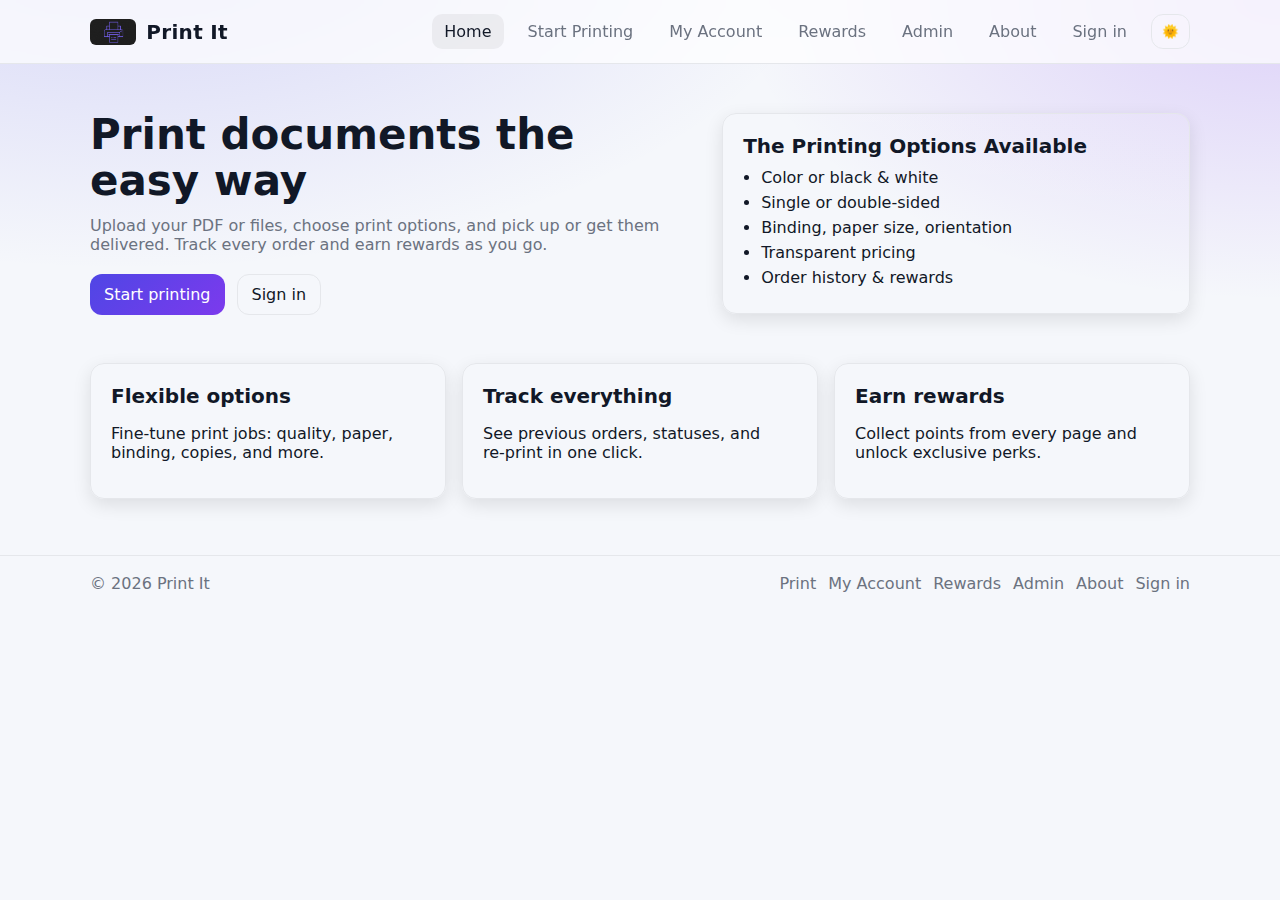
<file: index.html>
<!doctype html>
<html lang="en">
  <head>
    <meta charset="utf-8" />
    <meta name="viewport" content="width=device-width, initial-scale=1" />
    <title>Print It — Fast, Reliable Online Printing</title>
    <meta name="description" content="Upload PDFs or documents and customize print options: color, black & white, single or double-sided, binding, and more. Track order history and earn rewards." />
    <link rel="stylesheet" href="styles.css" />
    <link rel="icon" type="image/png" href="logo.png" />
    <script src="app.js" defer></script>
  </head>
  <body data-page="home">
    <header class="site-header">
      <div class="container header-inner">
        <a class="brand" href="index.html">
          <img src="logo.png" alt="Print It logo" class="brand-logo" onerror="this.style.display='none'" />
          <span class="brand-text">Print It</span>
        </a>
        <nav class="nav">
          <a href="index.html" class="nav-link active">Home</a>
          <a href="options.html" class="nav-link">Start Printing</a>
          <a href="user.html" class="nav-link">My Account</a>
          <a href="rewards.html" class="nav-link">Rewards</a>
          <a href="admin.html" class="nav-link">Admin</a>
          <a href="about.html" class="nav-link">About</a>
          <a href="login.html" class="nav-link" id="navAuthLink">Sign in</a>
          <button class="btn theme-toggle" id="themeToggle" title="Toggle theme">🌓</button>
        </nav>
      </div>
    </header>

    <main>
      <section class="hero">
        <div class="container hero-inner">
          <div class="hero-copy">
            <h1>Print documents the easy way</h1>
            <p class="subtitle">Upload your PDF or files, choose print options, and pick up or get them delivered. Track every order and earn rewards as you go.</p>
            <div class="hero-actions">
              <a class="btn btn-primary" href="options.html">Start printing</a>
              <a class="btn btn-ghost" href="login.html" id="heroAuthLink">Sign in</a>
            </div>
          </div>
          <div class="hero-card card">
            <h3 class="card-title">The Printing Options Available</h3>
            <ul class="checklist">
              <li>Color or black & white</li>
              <li>Single or double-sided</li>
              <li>Binding, paper size, orientation</li>
              <li>Transparent pricing</li>
              <li>Order history & rewards</li>
            </ul>
          </div>
        </div>
      </section>

      <section class="features container">
        <div class="grid-3">
          <div class="card">
            <h3 class="card-title">Flexible options</h3>
            <p>Fine‑tune print jobs: quality, paper, binding, copies, and more.</p>
          </div>
          <div class="card">
            <h3 class="card-title">Track everything</h3>
            <p>See previous orders, statuses, and re‑print in one click.</p>
          </div>
          <div class="card">
            <h3 class="card-title">Earn rewards</h3>
            <p>Collect points from every page and unlock exclusive perks.</p>
          </div>
        </div>
      </section>
    </main>

    <footer class="site-footer">
      <div class="container footer-inner">
        <div>© <span id="year"></span> Print It</div>
        <div class="footer-links">
          <a href="options.html">Print</a>
          <a href="user.html">My Account</a>
          <a href="rewards.html">Rewards</a>
          <a href="admin.html">Admin</a>
          <a href="about.html">About</a>
          <a href="login.html" id="footerAuthLink">Sign in</a>
        </div>
      </div>
    </footer>
  </body>
  </html>
</file>
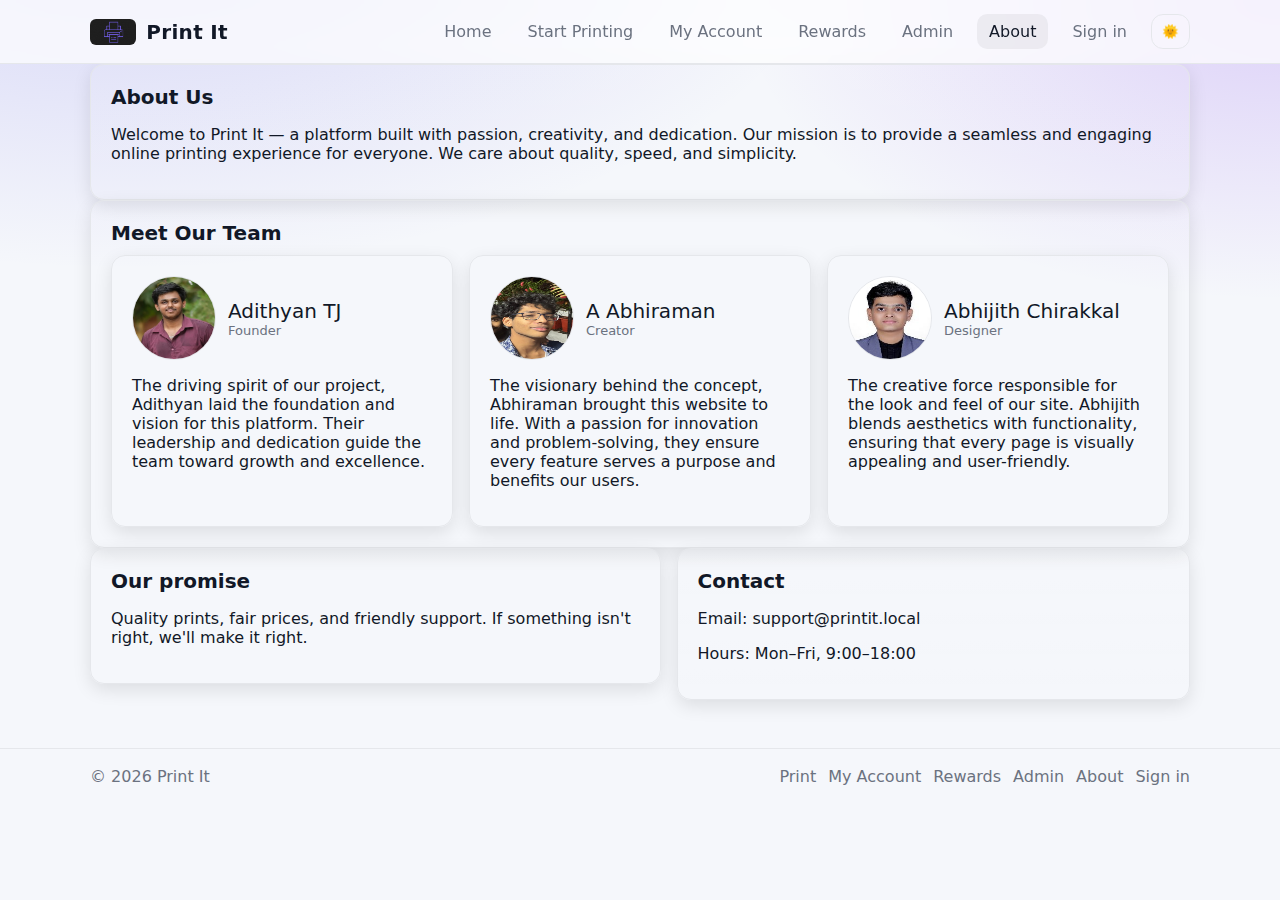
<file: about.html>
<!doctype html>
<html lang="en">
  <head>
    <meta charset="utf-8" />
    <meta name="viewport" content="width=device-width, initial-scale=1" />
    <title>About — Print It</title>
    <meta name="description" content="Learn about Print It: our mission, quality promise, and how to reach us." />
    <link rel="stylesheet" href="styles.css" />
    <link rel="icon" type="image/png" href="logo.png" />
    <script src="app.js" defer></script>
  </head>
  <body data-page="about">
    <header class="site-header">
      <div class="container header-inner">
        <a class="brand" href="index.html">
          <img src="logo.png" alt="Print It logo" class="brand-logo" onerror="this.style.display='none'" />
          <span class="brand-text">Print It</span>
        </a>
        <nav class="nav">
          <a href="index.html" class="nav-link">Home</a>
          <a href="options.html" class="nav-link">Start Printing</a>
          <a href="user.html" class="nav-link">My Account</a>
          <a href="rewards.html" class="nav-link">Rewards</a>
          <a href="admin.html" class="nav-link">Admin</a>
          <a href="about.html" class="nav-link active">About</a>
          <a href="login.html" class="nav-link" id="navAuthLink">Sign in</a>
          <button class="btn theme-toggle" id="themeToggle" title="Toggle theme">🌓</button>
        </nav>
      </div>
    </header>

    <main class="container">
      <section class="card">
        <h1 class="card-title">About Us</h1>
        <p>Welcome to Print It — a platform built with passion, creativity, and dedication. Our mission is to provide a seamless and engaging online printing experience for everyone. We care about quality, speed, and simplicity.</p>
      </section>

      <section class="card">
        <h2 class="card-title">Meet Our Team</h2>
        <div class="team-grid">
          <div class="team-card card subtle">
            <header>
              <img class="avatar" src="adithyan.jpg" alt="Photo of Adithyan TJ" onerror="this.src='logo.png'" />
              <div>
                <div class="card-title" style="margin:0">Adithyan TJ</div>
                <div class="role">Founder</div>
              </div>
            </header>
            <p>The driving spirit of our project, Adithyan laid the foundation and vision for this platform. Their leadership and dedication guide the team toward growth and excellence.</p>
          </div>

          <div class="team-card card subtle">
            <header>
              <img class="avatar" src="abhiraman.jpg" alt="Photo of A Abhiraman" onerror="this.src='logo.png'" />
              <div>
                <div class="card-title" style="margin:0">A Abhiraman</div>
                <div class="role">Creator</div>
              </div>
            </header>
            <p>The visionary behind the concept, Abhiraman brought this website to life. With a passion for innovation and problem-solving, they ensure every feature serves a purpose and benefits our users.</p>
          </div>

          <div class="team-card card subtle">
            <header>
              <img class="avatar" src="abhijith.jpg" alt="Photo of Abhijith Chirakkal" onerror="this.src='logo.png'" />
              <div>
                <div class="card-title" style="margin:0">Abhijith Chirakkal</div>
                <div class="role">Designer</div>
              </div>
            </header>
            <p>The creative force responsible for the look and feel of our site. Abhijith blends aesthetics with functionality, ensuring that every page is visually appealing and user-friendly.</p>
          </div>
        </div>
      </section>

      <section class="grid-2">
        <div class="card">
          <h2 class="card-title">Our promise</h2>
          <p>Quality prints, fair prices, and friendly support. If something isn't right, we'll make it right.</p>
        </div>
        <div class="card">
          <h2 class="card-title">Contact</h2>
          <p>Email: support@printit.local</p>
          <p>Hours: Mon–Fri, 9:00–18:00</p>
        </div>
      </section>
    </main>

    <footer class="site-footer">
      <div class="container footer-inner">
        <div>© <span id="year"></span> Print It</div>
        <div class="footer-links">
          <a href="options.html">Print</a>
          <a href="user.html">My Account</a>
          <a href="rewards.html">Rewards</a>
          <a href="admin.html">Admin</a>
          <a href="about.html">About</a>
          <a href="login.html" id="footerAuthLink">Sign in</a>
        </div>
      </div>
    </footer>
  </body>
  </html>
</file>
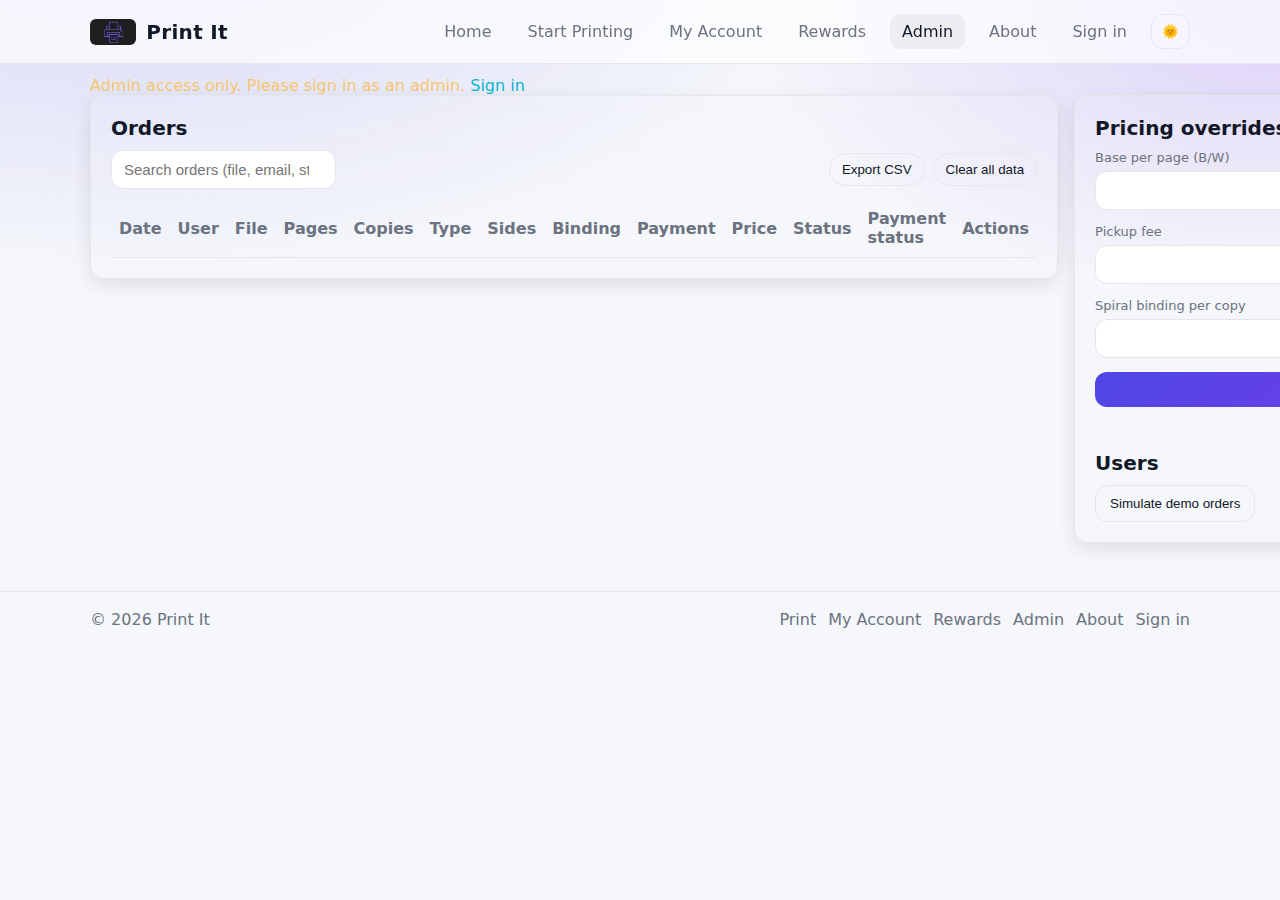
<file: admin.html>
<!doctype html>
<html lang="en">
  <head>
    <meta charset="utf-8" />
    <meta name="viewport" content="width=device-width, initial-scale=1" />
    <title>Admin — Print It</title>
    <meta name="description" content="Administration: manage orders, users, and pricing." />
    <link rel="stylesheet" href="styles.css" />
    <link rel="icon" type="image/png" href="logo.png" />
    <script src="app.js" defer></script>
  </head>
  <body data-page="admin">
    <header class="site-header">
      <div class="container header-inner">
        <a class="brand" href="index.html">
          <img src="logo.png" alt="Print It logo" class="brand-logo" onerror="this.style.display='none'" />
          <span class="brand-text">Print It</span>
        </a>
        <nav class="nav">
          <a href="index.html" class="nav-link">Home</a>
          <a href="options.html" class="nav-link">Start Printing</a>
          <a href="user.html" class="nav-link">My Account</a>
          <a href="rewards.html" class="nav-link">Rewards</a>
          <a href="admin.html" class="nav-link active">Admin</a>
          <a href="about.html" class="nav-link">About</a>
          <a href="login.html" class="nav-link" id="navAuthLink">Sign in</a>
          <button class="btn theme-toggle" id="themeToggle" title="Toggle theme">🌓</button>
        </nav>
      </div>
    </header>

    <main class="container">
      <div class="auth-gate" id="authGateAdmin" style="display:none">
        <div class="inline-notice warning">
          Admin access only. Please sign in as an admin.
          <a href="login.html" class="inline-link">Sign in</a>
        </div>
      </div>

      <section class="grid-2">
        <div class="card">
          <h1 class="card-title">Orders</h1>
          <div class="table-header">
            <input id="adminSearch" class="input" type="search" placeholder="Search orders (file, email, status)" />
            <div class="presets">
              <button class="chip" id="exportCsv">Export CSV</button>
              <button class="chip" id="clearAllData">Clear all data</button>
            </div>
          </div>
          <div class="table-wrap">
            <table class="table" id="adminTable">
              <thead>
                <tr>
                  <th>Date</th>
                  <th>User</th>
                  <th>File</th>
                  <th>Pages</th>
                  <th>Copies</th>
                  <th>Type</th>
                  <th>Sides</th>
                  <th>Binding</th>
                  <th>Payment</th>
                  <th>Price</th>
                  <th>Status</th>
                  <th>Payment status</th>
                  <th>Actions</th>
                </tr>
              </thead>
              <tbody id="adminBody"></tbody>
            </table>
          </div>
        </div>

        <div class="card">
          <h2 class="card-title">Pricing overrides</h2>
          <form id="pricingForm" class="form">
            <div class="form-grid">
              <div class="form-row">
                <label class="label" for="priceBW">Base per page (B/W)</label>
                <input id="priceBW" class="input" type="number" step="0.1" min="0" />
              </div>
              <div class="form-row">
                <label class="label" for="priceColor">Base per page (Color)</label>
                <input id="priceColor" class="input" type="number" step="0.1" min="0" />
              </div>
            </div>
            <div class="form-grid">
              <div class="form-row">
                <label class="label" for="deliveryFeePickup">Pickup fee</label>
                <input id="deliveryFeePickup" class="input" type="number" step="0.1" min="0" />
              </div>
              <div class="form-row">
                <label class="label" for="deliveryFeeDelivery">Home delivery fee</label>
                <input id="deliveryFeeDelivery" class="input" type="number" step="0.1" min="0" />
              </div>
            </div>
            <div class="form-grid">
              <div class="form-row">
                <label class="label" for="bindingSpiral">Spiral binding per copy</label>
                <input id="bindingSpiral" class="input" type="number" step="0.1" min="0" />
              </div>
              <div class="form-row">
                <label class="label" for="finishingLaminate">Laminate flat fee</label>
                <input id="finishingLaminate" class="input" type="number" step="1" min="0" />
              </div>
            </div>
            <button class="btn btn-primary" type="submit">Save overrides</button>
            <div class="inline-notice" id="pricingMessage"></div>
          </form>

          <h2 class="card-title" style="margin-top:18px">Users</h2>
          <ul id="usersList" class="bullets"></ul>
          <div class="hero-actions" style="margin-top:10px">
            <button class="btn" id="simulateOrders">Simulate demo orders</button>
          </div>
        </div>
      </section>
    </main>

    <footer class="site-footer">
      <div class="container footer-inner">
        <div>© <span id="year"></span> Print It</div>
        <div class="footer-links">
          <a href="options.html">Print</a>
          <a href="user.html">My Account</a>
          <a href="rewards.html">Rewards</a>
          <a href="admin.html">Admin</a>
          <a href="about.html">About</a>
          <a href="login.html" id="footerAuthLink">Sign in</a>
        </div>
      </div>
    </footer>
  </body>
  </html>
</file>
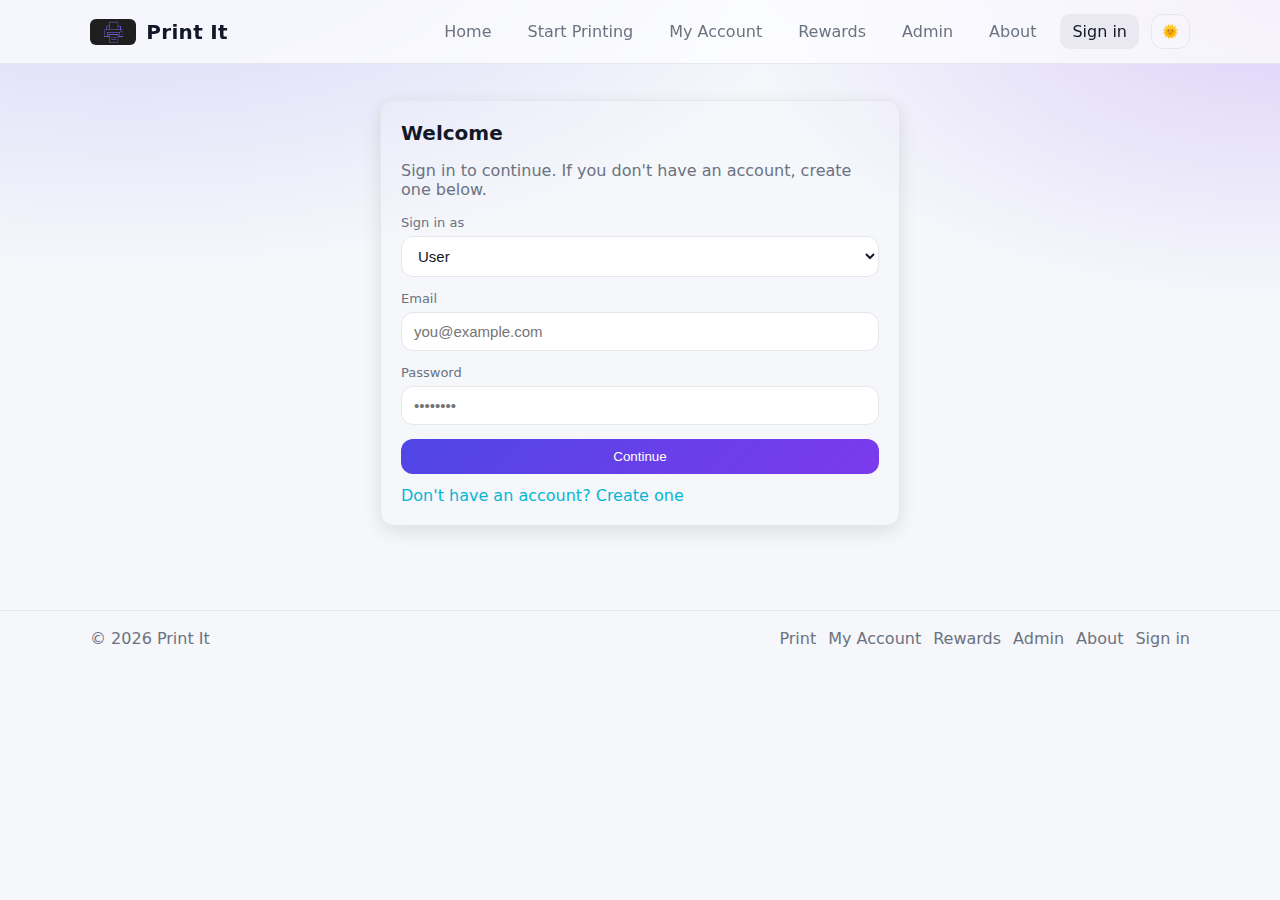
<file: login.html>
<!doctype html>
<html lang="en">
  <head>
    <meta charset="utf-8" />
    <meta name="viewport" content="width=device-width, initial-scale=1" />
    <title>Sign in — Print It</title>
    <meta name="description" content="Sign in or create an account to manage your print jobs, history, and rewards." />
    <link rel="stylesheet" href="styles.css" />
    <link rel="icon" type="image/png" href="logo.png" />
    <script src="app.js" defer></script>
  </head>
  <body data-page="login">
    <header class="site-header">
      <div class="container header-inner">
        <a class="brand" href="index.html">
          <img src="logo.png" alt="Print It logo" class="brand-logo" onerror="this.style.display='none'" />
          <span class="brand-text">Print It</span>
        </a>
        <nav class="nav">
          <a href="index.html" class="nav-link">Home</a>
          <a href="options.html" class="nav-link">Start Printing</a>
          <a href="user.html" class="nav-link">My Account</a>
          <a href="rewards.html" class="nav-link">Rewards</a>
          <a href="admin.html" class="nav-link">Admin</a>
          <a href="about.html" class="nav-link">About</a>
          <a href="login.html" class="nav-link active" id="navAuthLink">Sign in</a>
          <button class="btn theme-toggle" id="themeToggle" title="Toggle theme">🌓</button>
        </nav>
      </div>
    </header>

    <main class="container auth-container">
      <div class="card auth-card">
        <h1 class="card-title">Welcome</h1>
        <p class="muted">Sign in to continue. If you don't have an account, create one below.</p>

        <form id="authForm" class="form">
          <div class="form-row" id="nameRow" style="display:none">
            <label for="name" class="label">Full name</label>
            <input id="name" class="input" type="text" placeholder="Ada Lovelace" />
          </div>

          <div class="form-row">
            <label for="roleSelect" class="label">Sign in as</label>
            <select id="roleSelect" class="input">
              <option value="user" selected>User</option>
              <option value="admin">Admin</option>
            </select>
          </div>

          <div class="form-row">
            <label for="email" class="label">Email</label>
            <input id="email" class="input" type="email" placeholder="you@example.com" required />
          </div>

          <div class="form-row">
            <label for="password" class="label">Password</label>
            <input id="password" class="input" type="password" placeholder="••••••••" required />
          </div>

          <button class="btn btn-primary w-full" type="submit">Continue</button>
        </form>

        <div class="inline-notice" id="authMessage" role="status" aria-live="polite"></div>
        <div class="inline-notice">
          <a href="#" id="toggleAuth" class="inline-link">Don't have an account? Create one</a>
        </div>
      </div>
    </main>

    <footer class="site-footer">
      <div class="container footer-inner">
        <div>© <span id="year"></span> Print It</div>
        <div class="footer-links">
          <a href="options.html">Print</a>
          <a href="user.html">My Account</a>
          <a href="rewards.html">Rewards</a>
          <a href="admin.html">Admin</a>
          <a href="about.html">About</a>
          <a href="login.html" id="footerAuthLink">Sign in</a>
        </div>
      </div>
    </footer>
  </body>
  </html>
</file>
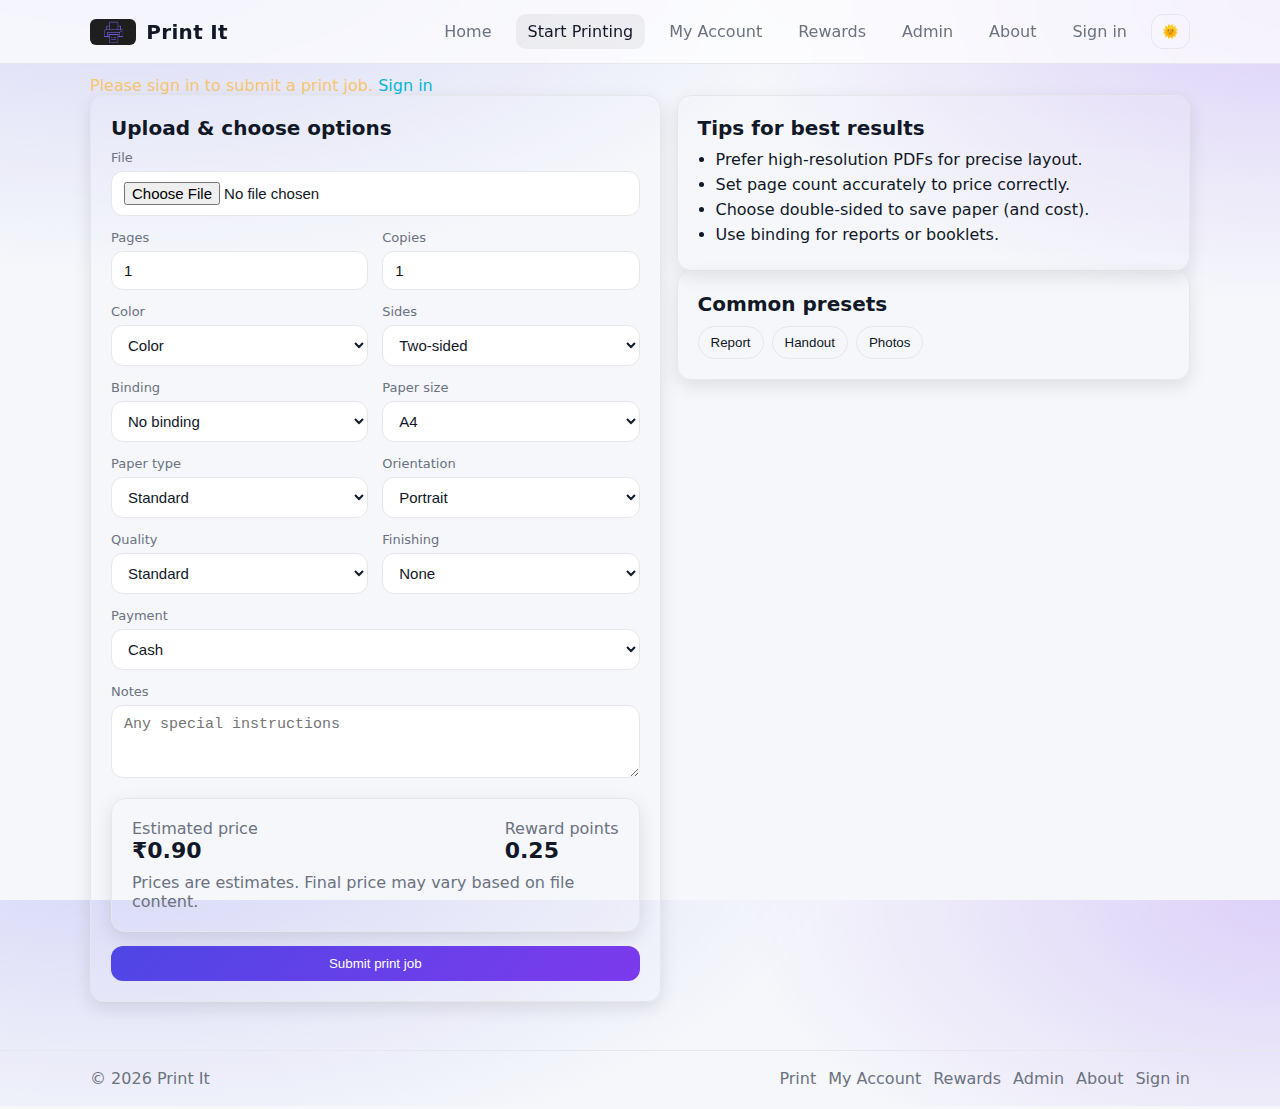
<file: options.html>
<!doctype html>
<html lang="en">
  <head>
    <meta charset="utf-8" />
    <meta name="viewport" content="width=device-width, initial-scale=1" />
    <title>Print Options — Print It</title>
    <meta name="description" content="Upload your file and customize print settings: color, double-sided, binding, paper, orientation, quality, and more." />
    <link rel="stylesheet" href="styles.css" />
    <link rel="icon" type="image/png" href="logo.png" />
    <script src="app.js" defer></script>
  </head>
  <body data-page="options">
    <header class="site-header">
      <div class="container header-inner">
        <a class="brand" href="index.html">
          <img src="logo.png" alt="Print It logo" class="brand-logo" onerror="this.style.display='none'" />
          <span class="brand-text">Print It</span>
        </a>
        <nav class="nav">
          <a href="index.html" class="nav-link">Home</a>
          <a href="options.html" class="nav-link active">Start Printing</a>
          <a href="user.html" class="nav-link">My Account</a>
          <a href="rewards.html" class="nav-link">Rewards</a>
          <a href="admin.html" class="nav-link">Admin</a>
          <a href="about.html" class="nav-link">About</a>
          <a href="login.html" class="nav-link" id="navAuthLink">Sign in</a>
          <button class="btn theme-toggle" id="themeToggle" title="Toggle theme">🌓</button>
        </nav>
      </div>
    </header>

    <main class="container">
      <div class="auth-gate" id="authGate" style="display:none">
        <div class="inline-notice warning">
          Please sign in to submit a print job.
          <a href="login.html" class="inline-link">Sign in</a>
        </div>
      </div>

      <div class="grid-2">
        <section class="card">
          <h1 class="card-title">Upload & choose options</h1>
          <form id="printForm" class="form" novalidate>
            <div class="form-row">
              <label class="label" for="fileInput">File</label>
              <input id="fileInput" class="input" type="file" accept=".pdf,.doc,.docx,.ppt,.pptx,.png,.jpg,.jpeg" required />
            </div>

            <div class="form-grid">
              <div class="form-row">
                <label class="label" for="numPages">Pages</label>
                <input id="numPages" class="input" type="number" min="1" value="1" required />
              </div>
              <div class="form-row">
                <label class="label" for="numCopies">Copies</label>
                <input id="numCopies" class="input" type="number" min="1" value="1" />
              </div>
            </div>

            <div class="form-grid">
              <div class="form-row">
                <label class="label" for="colorMode">Color</label>
                <select id="colorMode" class="input">
                  <option value="bw">Black & White</option>
                  <option value="color" selected>Color</option>
                </select>
              </div>
              <div class="form-row">
                <label class="label" for="sidedness">Sides</label>
                <select id="sidedness" class="input">
                  <option value="one">One-sided</option>
                  <option value="two" selected>Two-sided</option>
                </select>
              </div>
            </div>

            <div class="form-grid">
              <div class="form-row">
                <label class="label" for="binding">Binding</label>
                <select id="binding" class="input">
                  <option value="none" selected>No binding</option>
                  <option value="staple">Staple</option>
                  <option value="spiral">Spiral</option>
                  <option value="comb">Comb</option>
                </select>
              </div>
              <div class="form-row">
                <label class="label" for="paperSize">Paper size</label>
                <select id="paperSize" class="input">
                  <option value="A4" selected>A4</option>
                  <option value="Letter">Letter</option>
                  <option value="Legal">Legal</option>
                </select>
              </div>
            </div>

            <div class="form-grid">
              <div class="form-row">
                <label class="label" for="paperType">Paper type</label>
                <select id="paperType" class="input">
                  <option value="standard" selected>Standard</option>
                  <option value="premium">Premium</option>
                  <option value="glossy">Glossy</option>
                </select>
              </div>
              <div class="form-row">
                <label class="label" for="orientation">Orientation</label>
                <select id="orientation" class="input">
                  <option value="portrait" selected>Portrait</option>
                  <option value="landscape">Landscape</option>
                </select>
              </div>
            </div>

            <div class="form-grid">
              <div class="form-row">
                <label class="label" for="printQuality">Quality</label>
                <select id="printQuality" class="input">
                  <option value="draft">Draft</option>
                  <option value="standard" selected>Standard</option>
                  <option value="high">High</option>
                </select>
              </div>
              <div class="form-row">
                <label class="label" for="finishing">Finishing</label>
                <select id="finishing" class="input">
                  <option value="none" selected>None</option>
                  <option value="laminate">Laminate cover</option>
                  <option value="hole_punch">3‑hole punch</option>
                </select>
              </div>
            </div>

            

            <div class="form-row">
              <label class="label" for="paymentMethod">Payment</label>
              <select id="paymentMethod" class="input">
                <option value="cash" selected>Cash</option>
                <option value="online">Online</option>
              </select>
            </div>

            <div class="form-row">
              <label class="label" for="additionalNotes">Notes</label>
              <textarea id="additionalNotes" class="input" rows="3" placeholder="Any special instructions"></textarea>
            </div>

            <div class="summary card subtle">
              <div class="summary-row">
                <div>
                  <div class="muted">Estimated price</div>
                  <div class="price" id="price">₹0.00</div>
                </div>
                <div>
                  <div class="muted">Reward points</div>
                  <div class="price" id="points">0</div>
                </div>
              </div>
              <div class="muted" id="calcNote">Prices are estimates. Final price may vary based on file content.</div>
            </div>

            <button class="btn btn-primary" id="submitJob" type="submit">Submit print job</button>
          </form>
        </section>

        <aside>
          <div class="card">
            <h2 class="card-title">Tips for best results</h2>
            <ul class="bullets">
              <li>Prefer high‑resolution PDFs for precise layout.</li>
              <li>Set page count accurately to price correctly.</li>
              <li>Choose double‑sided to save paper (and cost).</li>
              <li>Use binding for reports or booklets.</li>
            </ul>
          </div>
          <div class="card subtle">
            <h3 class="card-title">Common presets</h3>
            <div class="presets">
              <button class="chip" data-preset="report">Report</button>
              <button class="chip" data-preset="handout">Handout</button>
              <button class="chip" data-preset="photos">Photos</button>
            </div>
          </div>
        </aside>
      </div>
    </main>

    <footer class="site-footer">
      <div class="container footer-inner">
        <div>© <span id="year"></span> Print It</div>
        <div class="footer-links">
          <a href="options.html">Print</a>
          <a href="user.html">My Account</a>
          <a href="rewards.html">Rewards</a>
          <a href="admin.html">Admin</a>
          <a href="about.html">About</a>
          <a href="login.html" id="footerAuthLink">Sign in</a>
        </div>
      </div>
    </footer>
  </body>
  </html>
</file>
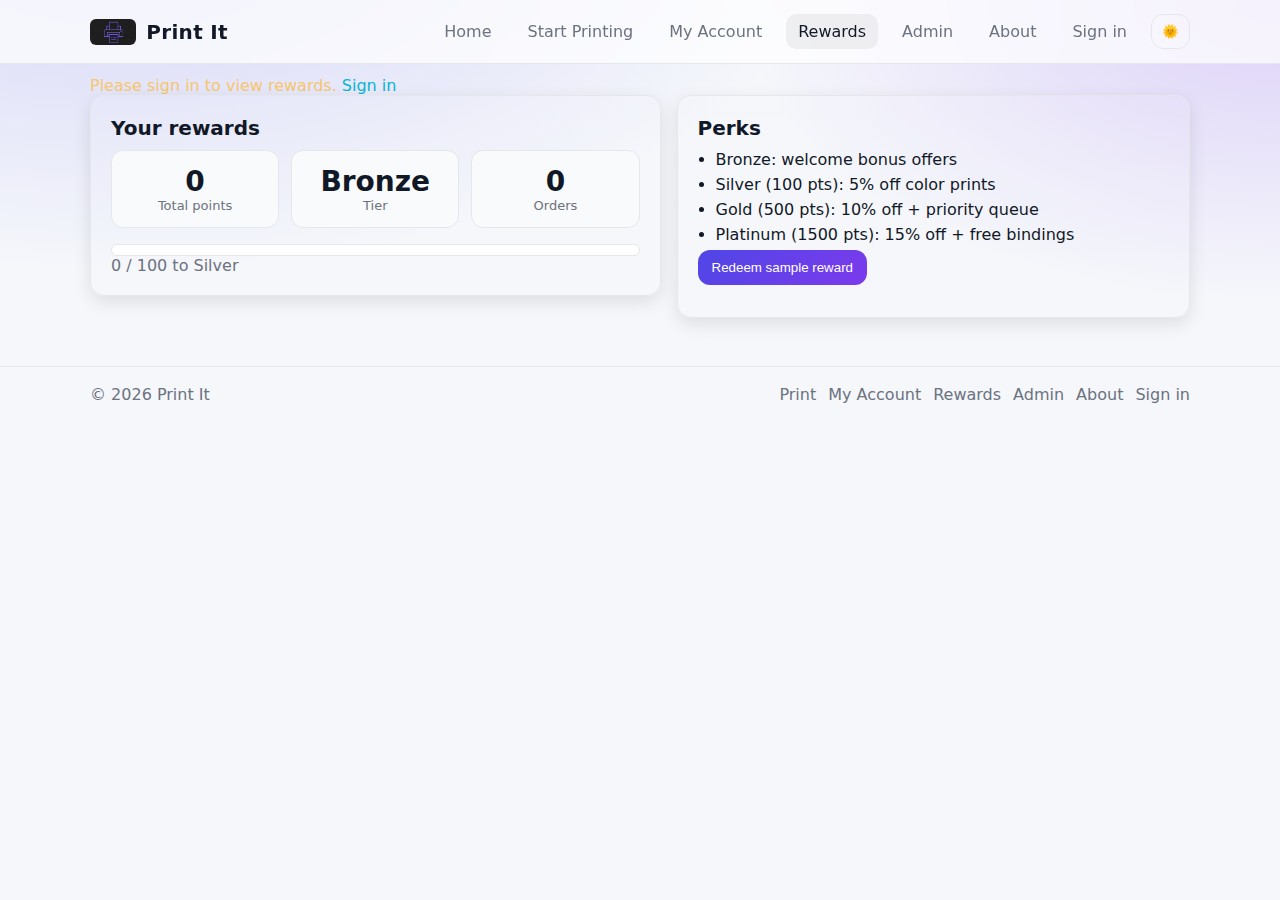
<file: rewards.html>
<!doctype html>
<html lang="en">
  <head>
    <meta charset="utf-8" />
    <meta name="viewport" content="width=device-width, initial-scale=1" />
    <title>Rewards — Print It</title>
    <meta name="description" content="Earn points from every page printed. See your tier and progress to the next level." />
    <link rel="stylesheet" href="styles.css" />
    <link rel="icon" type="image/png" href="logo.png" />
    <script src="app.js" defer></script>
  </head>
  <body data-page="rewards">
    <header class="site-header">
      <div class="container header-inner">
        <a class="brand" href="index.html">
          <img src="logo.png" alt="Print It logo" class="brand-logo" onerror="this.style.display='none'" />
          <span class="brand-text">Print It</span>
        </a>
        <nav class="nav">
          <a href="index.html" class="nav-link">Home</a>
          <a href="options.html" class="nav-link">Start Printing</a>
          <a href="user.html" class="nav-link">My Account</a>
          <a href="rewards.html" class="nav-link active">Rewards</a>
          <a href="admin.html" class="nav-link">Admin</a>
          <a href="about.html" class="nav-link">About</a>
          <a href="login.html" class="nav-link" id="navAuthLink">Sign in</a>
          <button class="btn theme-toggle" id="themeToggle" title="Toggle theme">🌓</button>
        </nav>
      </div>
    </header>

    <main class="container">
      <div class="auth-gate" id="authGate" style="display:none">
        <div class="inline-notice warning">
          Please sign in to view rewards.
          <a href="login.html" class="inline-link">Sign in</a>
        </div>
      </div>

      <section class="grid-2">
        <div class="card">
          <h1 class="card-title">Your rewards</h1>
          <div class="stats">
            <div class="stat">
              <div class="stat-value" id="pointsTotal">0</div>
              <div class="stat-label">Total points</div>
            </div>
            <div class="stat">
              <div class="stat-value" id="tierName">Bronze</div>
              <div class="stat-label">Tier</div>
            </div>
            <div class="stat">
              <div class="stat-value" id="ordersCount">0</div>
              <div class="stat-label">Orders</div>
            </div>
          </div>

          <div class="progress">
            <div class="progress-bar" id="progressBar" style="width:0%"></div>
          </div>
          <div class="muted" id="tierDetail">0 / 100 to Silver</div>
        </div>

        <div class="card">
          <h2 class="card-title">Perks</h2>
          <ul class="bullets">
            <li>Bronze: welcome bonus offers</li>
            <li>Silver (100 pts): 5% off color prints</li>
            <li>Gold (500 pts): 10% off + priority queue</li>
            <li>Platinum (1500 pts): 15% off + free bindings</li>
          </ul>
          <button id="redeemBtn" class="btn btn-primary">Redeem sample reward</button>
          <div class="inline-notice" id="redeemMessage" role="status" aria-live="polite"></div>
        </div>
      </section>
    </main>

    <footer class="site-footer">
      <div class="container footer-inner">
        <div>© <span id="year"></span> Print It</div>
        <div class="footer-links">
          <a href="options.html">Print</a>
          <a href="user.html">My Account</a>
          <a href="rewards.html">Rewards</a>
          <a href="admin.html">Admin</a>
          <a href="about.html">About</a>
          <a href="login.html" id="footerAuthLink">Sign in</a>
        </div>
      </div>
    </footer>
  </body>
  </html>
</file>
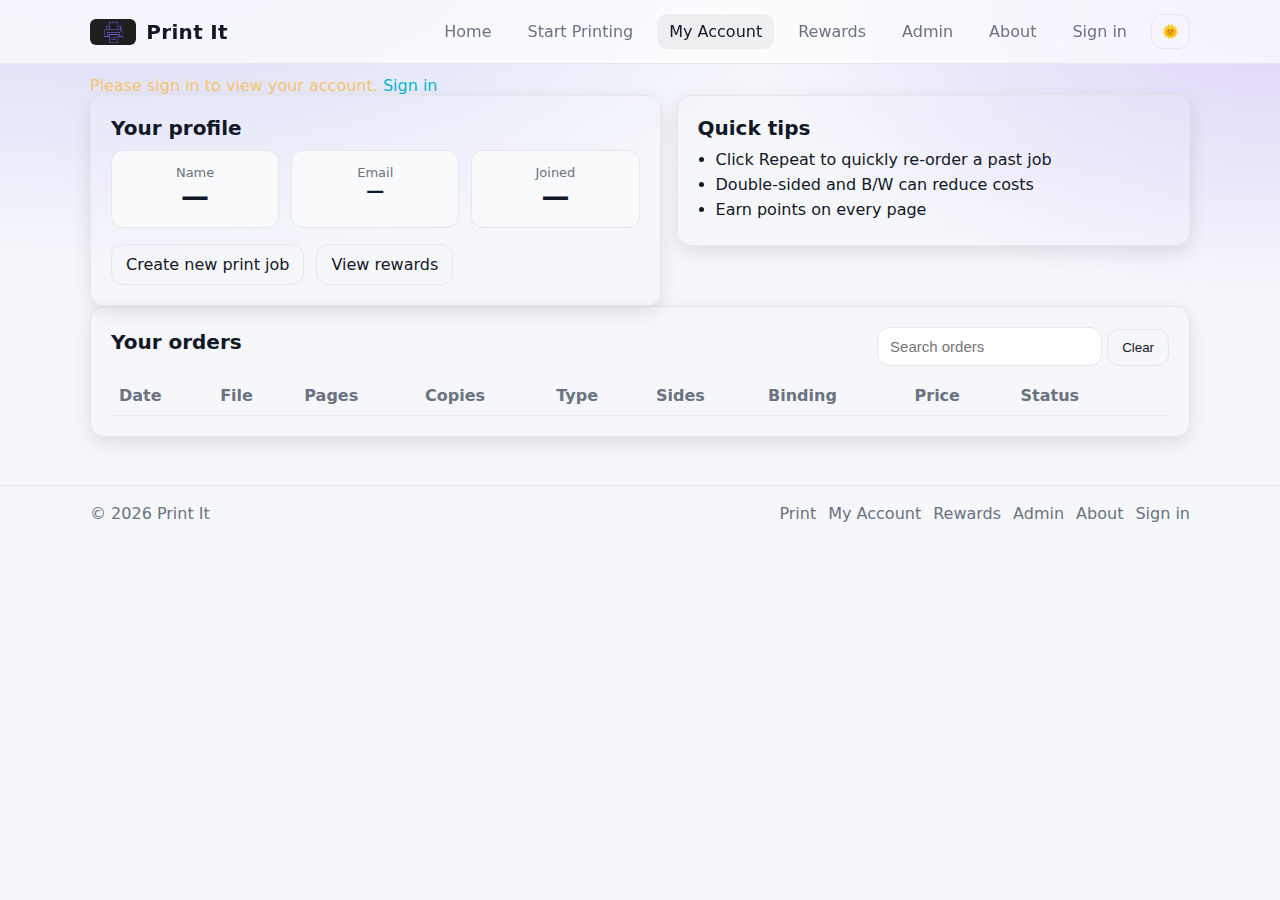
<file: user.html>
<!doctype html>
<html lang="en">
  <head>
    <meta charset="utf-8" />
    <meta name="viewport" content="width=device-width, initial-scale=1" />
    <title>My Account — Print It</title>
    <meta name="description" content="Your profile and order history on Print It." />
    <link rel="stylesheet" href="styles.css" />
    <link rel="icon" type="image/png" href="logo.png" />
    <script src="app.js" defer></script>
  </head>
  <body data-page="user">
    <header class="site-header">
      <div class="container header-inner">
        <a class="brand" href="index.html">
          <img src="logo.png" alt="Print It logo" class="brand-logo" onerror="this.style.display='none'" />
          <span class="brand-text">Print It</span>
        </a>
        <nav class="nav">
          <a href="index.html" class="nav-link">Home</a>
          <a href="options.html" class="nav-link">Start Printing</a>
          <a href="user.html" class="nav-link active">My Account</a>
          <a href="rewards.html" class="nav-link">Rewards</a>
          <a href="admin.html" class="nav-link">Admin</a>
          <a href="about.html" class="nav-link">About</a>
          <a href="login.html" class="nav-link" id="navAuthLink">Sign in</a>
          <button class="btn theme-toggle" id="themeToggle" title="Toggle theme">🌓</button>
        </nav>
      </div>
    </header>

    <main class="container">
      <div class="auth-gate" id="authGate" style="display:none">
        <div class="inline-notice warning">
          Please sign in to view your account.
          <a href="login.html" class="inline-link">Sign in</a>
        </div>
      </div>

      <section class="grid-2">
        <div class="card">
          <h1 class="card-title">Your profile</h1>
          <div class="stats">
            <div class="stat">
              <div class="stat-label">Name</div>
              <div class="stat-value" id="userName">—</div>
            </div>
            <div class="stat">
              <div class="stat-label">Email</div>
              <div class="stat-value" id="userEmail" style="font-size:18px">—</div>
            </div>
            <div class="stat">
              <div class="stat-label">Joined</div>
              <div class="stat-value" id="userJoined">—</div>
            </div>
          </div>

          <div class="hero-actions">
            <a class="btn" href="options.html">Create new print job</a>
            <a class="btn btn-ghost" href="rewards.html">View rewards</a>
          </div>
        </div>

        <div class="card subtle">
          <h2 class="card-title">Quick tips</h2>
          <ul class="bullets">
            <li>Click Repeat to quickly re‑order a past job</li>
            <li>Double‑sided and B/W can reduce costs</li>
            <li>Earn points on every page</li>
          </ul>
        </div>
      </section>

      <section class="card">
        <div class="table-header">
          <h2 class="card-title">Your orders</h2>
          <div class="table-actions">
            <input id="historySearch" class="input" type="search" placeholder="Search orders" />
            <button id="clearHistory" class="btn btn-ghost">Clear</button>
          </div>
        </div>
        <div class="table-wrap">
          <table class="table" id="historyTable">
            <thead>
              <tr>
                <th>Date</th>
                <th>File</th>
                <th>Pages</th>
                <th>Copies</th>
                <th>Type</th>
                <th>Sides</th>
                <th>Binding</th>
                <th>Price</th>
                <th>Status</th>
                <th></th>
              </tr>
            </thead>
            <tbody id="historyBody"></tbody>
          </table>
        </div>
      </section>
    </main>

    <footer class="site-footer">
      <div class="container footer-inner">
        <div>© <span id="year"></span> Print It</div>
        <div class="footer-links">
          <a href="options.html">Print</a>
          <a href="user.html">My Account</a>
          <a href="rewards.html">Rewards</a>
          <a href="admin.html">Admin</a>
          <a href="about.html">About</a>
          <a href="login.html" id="footerAuthLink">Sign in</a>
        </div>
      </div>
    </footer>
  </body>
  </html>
</file>
<file: styles.css>
:root {
  --bg: #0b0f14;
  --panel: #111827;
  --panel-subtle: #0f1623;
  --text: #e5e7eb;
  --muted: #9ca3af;
  --brand: #4f46e5;
  --brand-2: #7c3aed;
  --accent: #06b6d4;
  --success: #10b981;
  --warning: #f59e0b;
  --danger: #ef4444;
  --border: #1f2937;
  --shadow: 0 10px 30px rgba(0,0,0,0.35);
  --radius: 14px;
  --headerBg: rgba(11,15,20,0.6);
  --hover: rgba(255,255,255,0.06);
  --rowHover: rgba(255,255,255,0.02);
}

* { box-sizing: border-box; }
html, body { height: 100%; }
body {
  margin: 0;
  background: radial-gradient(1200px 600px at 10% -10%, rgba(79,70,229,0.20), transparent 60%),
              radial-gradient(900px 500px at 100% 0%, rgba(124,58,237,0.20), transparent 60%),
              var(--bg);
  color: var(--text);
  font-family: ui-sans-serif, system-ui, -apple-system, Segoe UI, Roboto, Helvetica, Arial, "Apple Color Emoji", "Segoe UI Emoji";
}

.container { width: min(1100px, 92%); margin: 0 auto; }

.site-header { position: sticky; top: 0; z-index: 10; backdrop-filter: blur(8px); background: var(--headerBg); border-bottom: 1px solid var(--border); }
.header-inner { display: flex; align-items: center; justify-content: space-between; padding: 14px 0; }
.brand { color: var(--text); font-weight: 800; letter-spacing: 0.3px; text-decoration: none; font-size: 20px; display: inline-flex; align-items: center; gap: 10px; }
.brand-logo { height: 26px; width: auto; display: inline-block; border-radius: 6px; }
.brand-text { color: var(--text); }
.nav { display: flex; gap: 12px; }
.nav-link { color: var(--muted); text-decoration: none; padding: 8px 12px; border-radius: 10px; }
.nav-link:hover, .nav-link.active { color: var(--text); background: var(--hover); }

.site-footer { border-top: 1px solid var(--border); margin-top: 48px; }
.footer-inner { display: flex; align-items: center; justify-content: space-between; padding: 18px 0; color: var(--muted); }
.footer-links { display: flex; gap: 12px; }
.footer-links a { color: var(--muted); text-decoration: none; }
.footer-links a:hover { color: var(--text); }

.hero { padding: 48px 0 24px; }
.hero-inner { display: grid; grid-template-columns: 1.3fr 1fr; gap: 24px; align-items: center; }
.hero-copy h1 { font-size: 42px; line-height: 1.1; margin: 0 0 12px; }
.subtitle { color: var(--muted); margin: 0 0 20px; }
.hero-actions { display: flex; gap: 12px; }

.card { background: linear-gradient(180deg, rgba(255,255,255,0.04), rgba(255,255,255,0.02)); border: 1px solid var(--border); border-radius: var(--radius); padding: 20px; box-shadow: var(--shadow); }
.card.subtle { background: linear-gradient(180deg, rgba(255,255,255,0.03), rgba(255,255,255,0.01)); }
.card-title { margin: 0 0 10px; font-size: 20px; }

.checklist { margin: 10px 0 0; padding-left: 18px; }
.checklist li { margin: 6px 0; }

.features { padding: 24px 0 8px; }
.grid-3 { display: grid; grid-template-columns: repeat(3, 1fr); gap: 16px; }
.grid-2 { display: grid; grid-template-columns: 1fr 0.9fr; gap: 16px; align-items: start; }

.btn { display: inline-flex; align-items: center; justify-content: center; gap: 8px; padding: 10px 14px; border-radius: 12px; border: 1px solid var(--border); cursor: pointer; color: var(--text); background: rgba(255,255,255,0.04); text-decoration: none; }
.btn:hover { background: rgba(255,255,255,0.08); }
.btn-primary { background: linear-gradient(135deg, var(--brand), var(--brand-2)); border: 0; color: #ffffff; }
.btn-primary:hover { filter: brightness(1.08); }
.btn-ghost { background: transparent; border: 1px solid var(--border); color: var(--text); }
.chip { padding: 8px 12px; border-radius: 999px; border: 1px solid var(--border); background: rgba(255,255,255,0.04); color: var(--text); cursor: pointer; }
.chip:hover { background: rgba(255,255,255,0.08); }
.w-full { width: 100%; }
.theme-toggle { padding: 8px 10px; }

.form { display: grid; gap: 14px; }
.form-grid { display: grid; grid-template-columns: 1fr 1fr; gap: 14px; }
.form-row { display: grid; gap: 6px; }
.label { color: var(--muted); font-size: 13px; }
.input, select, textarea { background: var(--panel); border: 1px solid var(--border); color: var(--text); border-radius: 12px; padding: 10px 12px; font-size: 15px; }
textarea.input { resize: vertical; }

.summary { margin-top: 6px; }
.summary-row { display: flex; align-items: center; justify-content: space-between; margin-bottom: 10px; }
.price { font-size: 22px; font-weight: 700; }
.muted { color: var(--muted); }
.inline-link { color: var(--accent); text-decoration: none; }
.inline-link:hover { text-decoration: underline; }
.inline-notice { margin-top: 12px; color: var(--text); }
.inline-notice.warning { color: #f7c66f; }

.table-header { display: flex; align-items: center; justify-content: space-between; gap: 12px; margin-bottom: 10px; }
.table-wrap { overflow-x: auto; }
.table { width: 100%; border-collapse: collapse; }
.table th, .table td { text-align: left; padding: 10px 8px; border-bottom: 1px solid var(--border); }
.table th { color: var(--muted); font-weight: 600; }
.table tr:hover td { background: var(--rowHover); }

.auth-container { display: grid; place-items: center; padding: 36px 0; }
.auth-card { width: min(520px, 100%); }

.stats { display: grid; grid-template-columns: repeat(3, 1fr); gap: 12px; margin: 10px 0 16px; }
.stat { background: var(--panel-subtle); border: 1px solid var(--border); border-radius: 12px; padding: 14px; text-align: center; }
.stat-value { font-size: 28px; font-weight: 800; }
.stat-label { color: var(--muted); font-size: 13px; }

.progress { width: 100%; height: 12px; background: var(--panel); border: 1px solid var(--border); border-radius: 999px; overflow: hidden; }
.progress-bar { height: 100%; background: linear-gradient(90deg, var(--brand), var(--accent)); }

.presets { display: flex; gap: 8px; flex-wrap: wrap; }
.bullets { margin: 10px 0 0; padding-left: 18px; }
.bullets li { margin: 6px 0; }

/* Team / About */
.team-grid { display: grid; grid-template-columns: repeat(3, 1fr); gap: 16px; }
.team-card header { display: flex; align-items: center; gap: 12px; margin-bottom: 8px; }
.avatar { width: 84px; height: 84px; border-radius: 50%; background: var(--panel-subtle); border: 1px solid var(--border); display: inline-grid; place-items: center; color: var(--muted); font-size: 12px; }
.role { color: var(--muted); font-size: 13px; }

@media (max-width: 880px) {
  .hero-inner { grid-template-columns: 1fr; }
  .grid-2 { grid-template-columns: 1fr; }
  .grid-3 { grid-template-columns: 1fr; }
  .team-grid { grid-template-columns: 1fr; }
}

/* Light theme overrides */
:root[data-theme="light"] {
  --bg: #f5f7fb;
  --panel: #ffffff;
  --panel-subtle: #f9fafb;
  --text: #111827;
  --muted: #6b7280;
  --border: #e5e7eb;
  --shadow: 0 6px 18px rgba(0,0,0,0.1);
  --headerBg: rgba(255,255,255,0.7);
  --hover: rgba(0,0,0,0.05);
  --rowHover: rgba(0,0,0,0.03);
}
</file>
